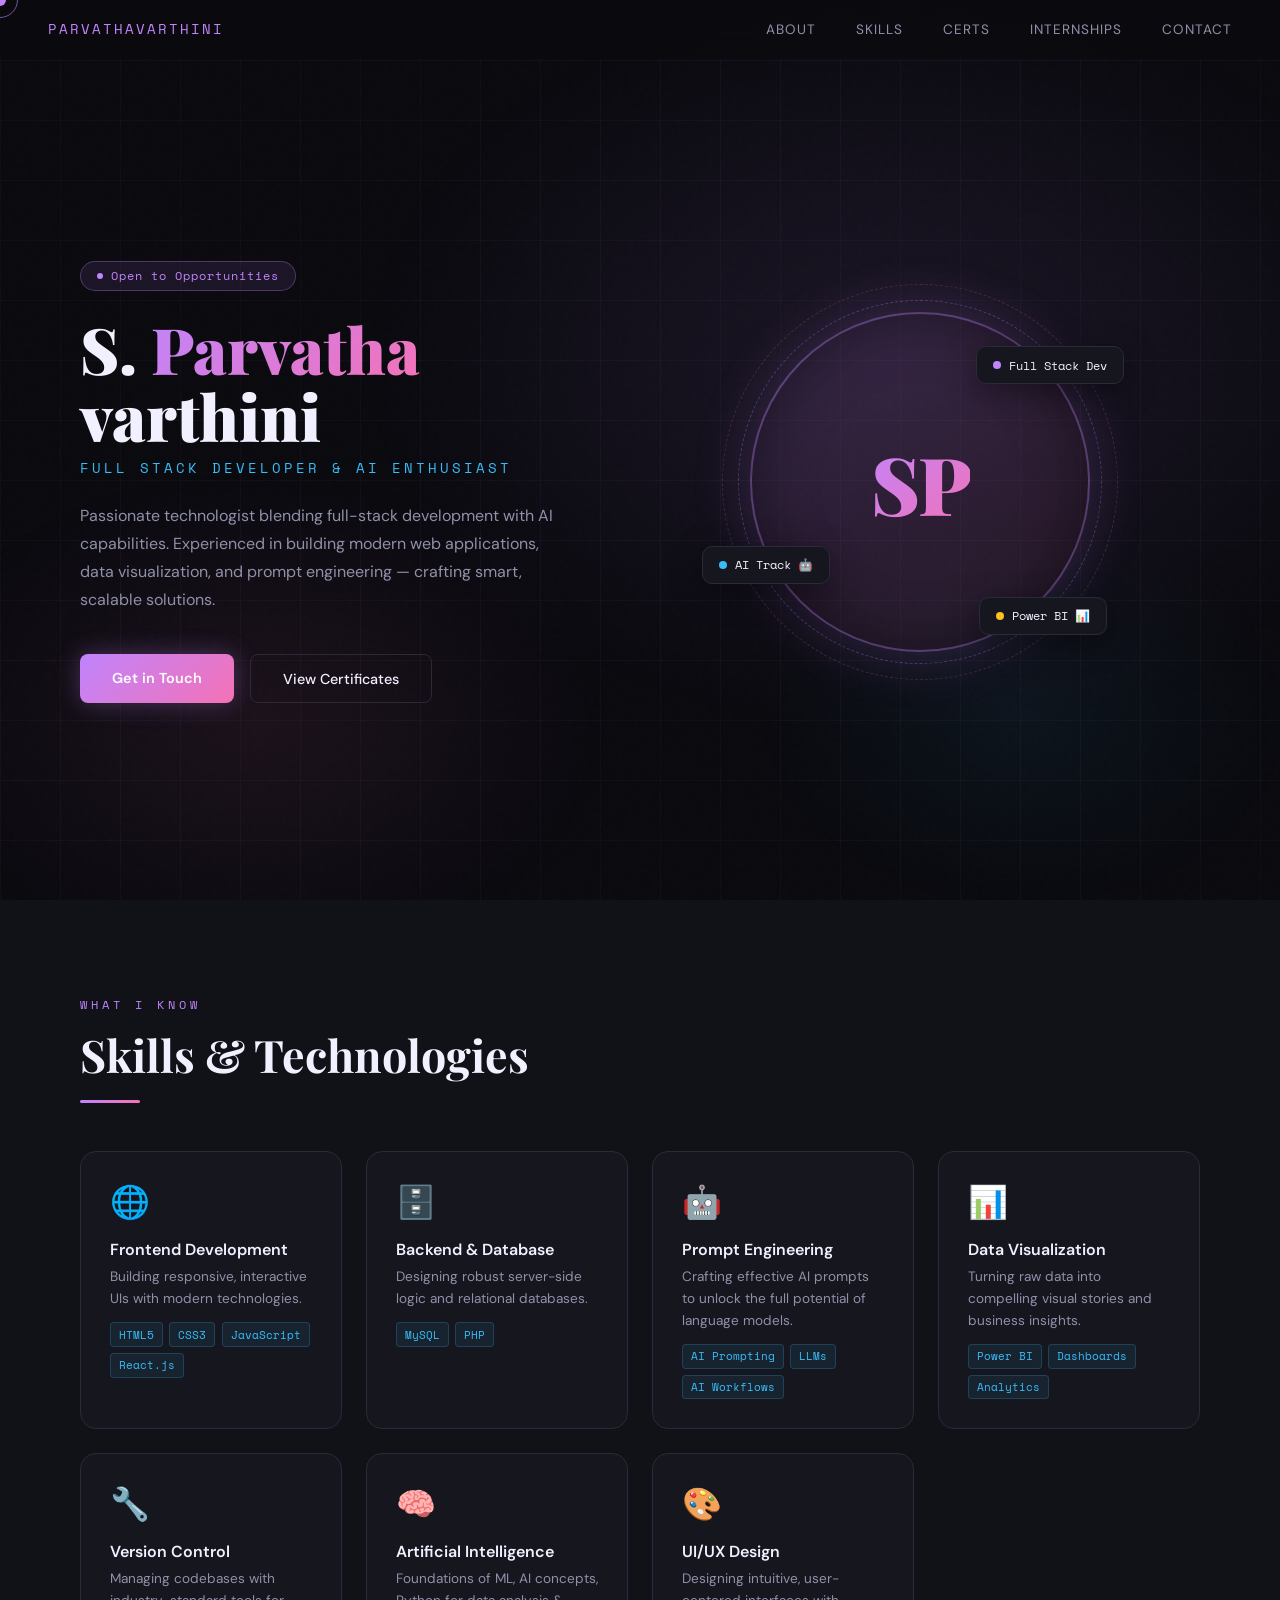
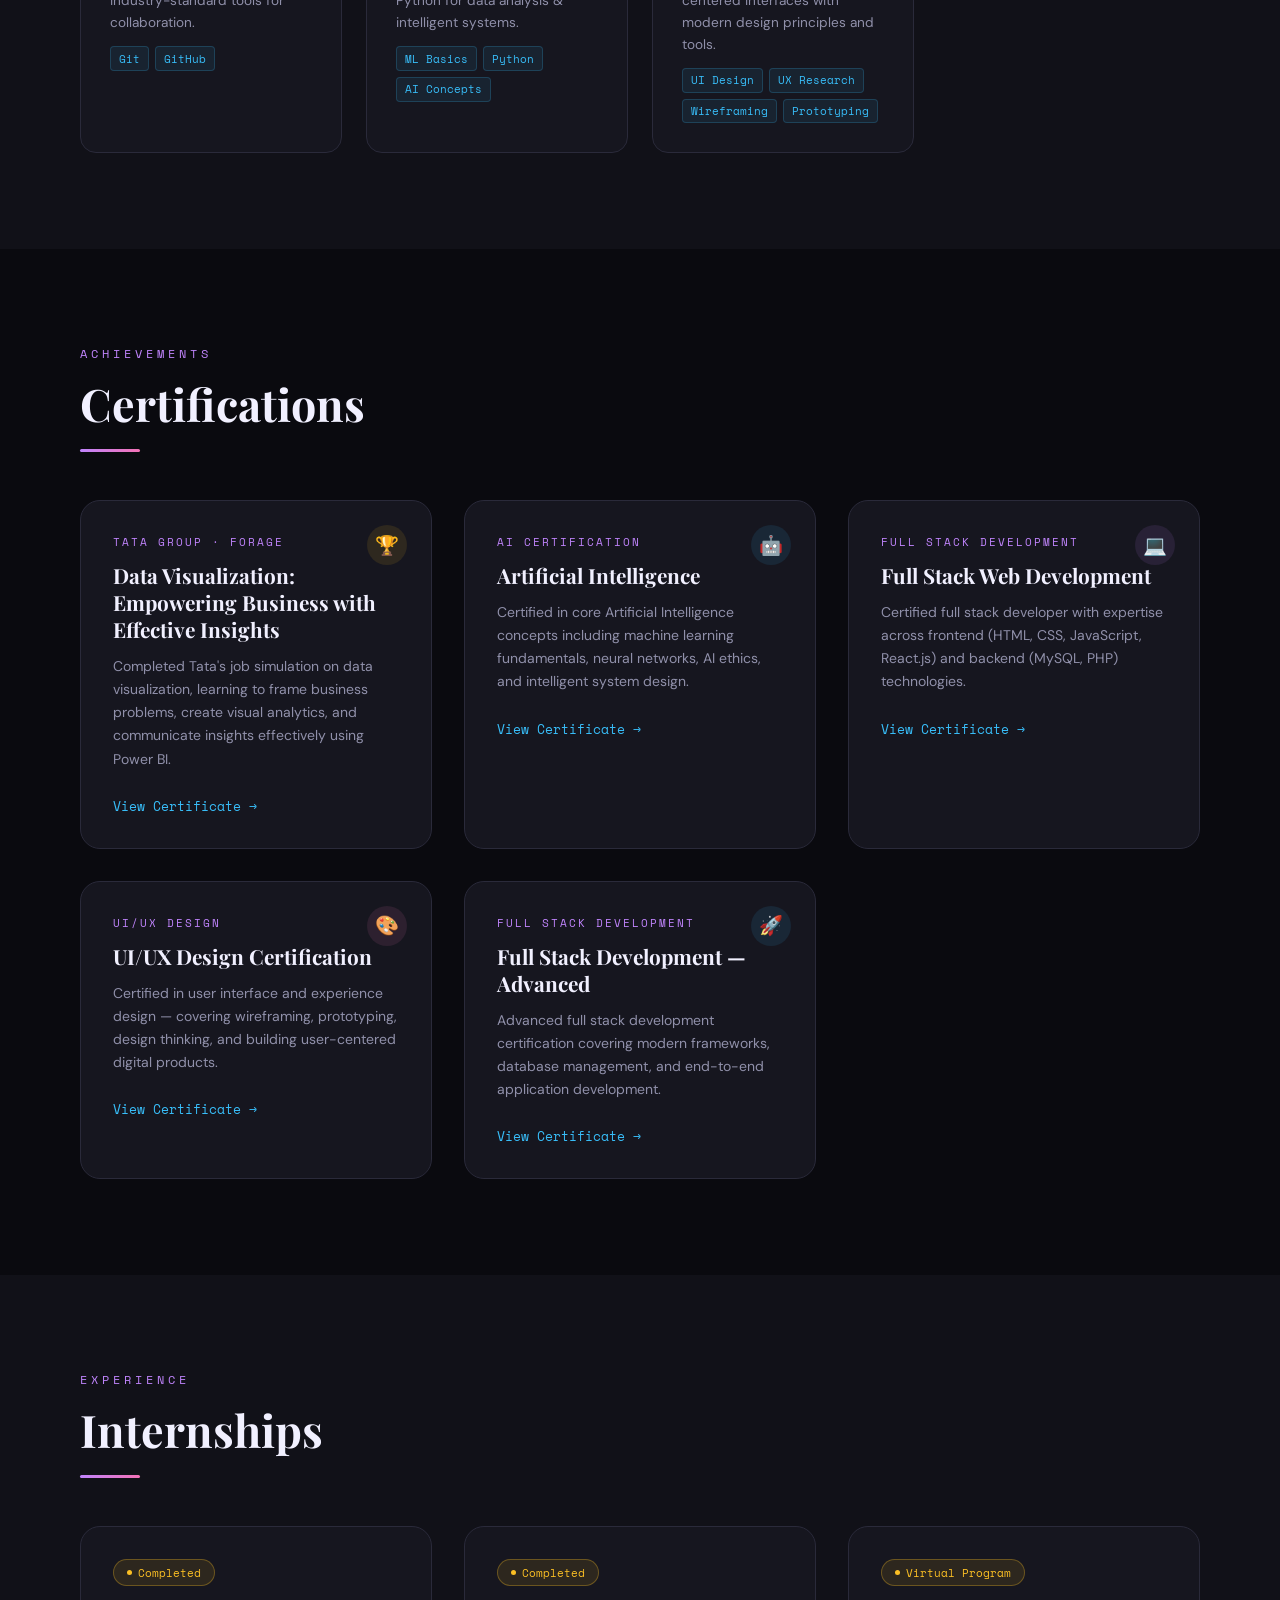
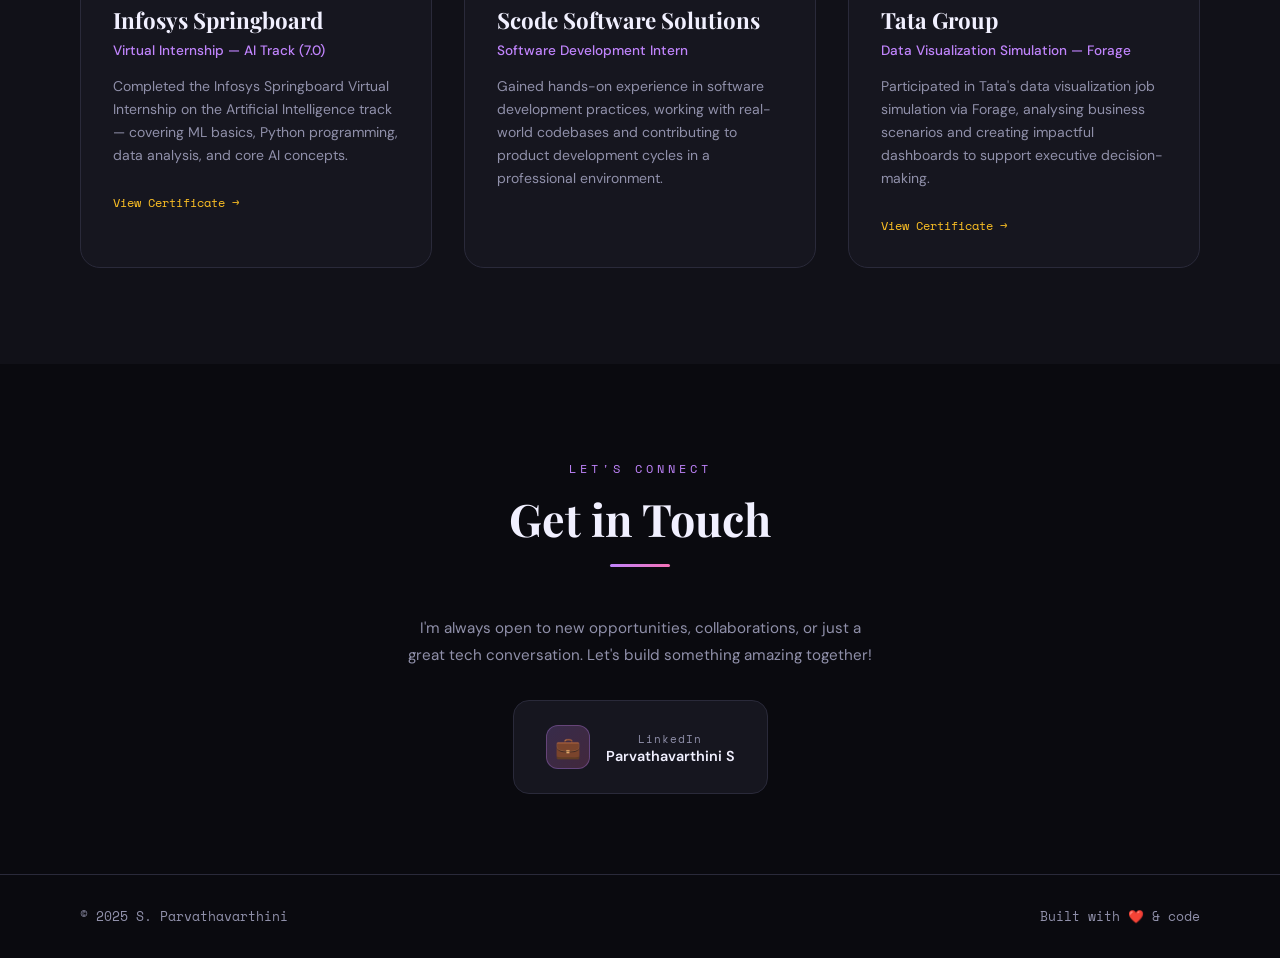
<file: index.html>
<!DOCTYPE html>
<html lang="en">
<head>
<meta charset="UTF-8" />
<meta name="viewport" content="width=device-width, initial-scale=1.0" />
<title>S. Parvathavarthini | Portfolio</title>
<link href="https://fonts.googleapis.com/css2?family=Playfair+Display:wght@400;700;900&family=DM+Sans:wght@300;400;500;600&family=Space+Mono:wght@400;700&display=swap" rel="stylesheet" />
<link rel="stylesheet" href="style.css" />
</head>
<body>

<!-- Custom Cursor -->
<div class="cursor" id="cursor"></div>
<div class="cursor-ring" id="cursorRing"></div>

<!-- NAV -->
<nav id="navbar">
  <div class="nav-logo">Parvathavarthini</div>
  <div class="nav-links">
    <a href="#about">About</a>
    <a href="#skills">Skills</a>
    <a href="#certificates">Certs</a>
    <a href="#internships">Internships</a>
    <a href="#contact">Contact</a>
  </div>
</nav>

<!-- HERO -->
<section class="hero" id="about">
  <div class="hero-bg"></div>
  <div class="hero-grid-lines"></div>
  <div class="hero-left">
    <div class="hero-tag"><span></span> Open to Opportunities</div>
    <h1 class="hero-name">
      S. <span class="highlight">Parvatha</span><br/>varthini
    </h1>
    <p class="hero-title">Full Stack Developer &amp; AI Enthusiast</p>
    <p class="hero-desc">
      Passionate technologist blending full-stack development with AI capabilities. Experienced in building modern web applications, data visualization, and prompt engineering — crafting smart, scalable solutions.
    </p>
    <div class="hero-buttons">
      <a href="#contact" class="btn-primary">Get in Touch</a>
      <a href="#certificates" class="btn-outline">View Certificates</a>
    </div>
  </div>

  <div class="hero-right">
    <div class="avatar-wrap">
      <div class="avatar-ring"></div>
      <div class="avatar-ring2"></div>
      <div class="avatar-circle">
        <span class="avatar-initials">SP</span>
      </div>
      <div class="float-badge b1">
        <div class="badge-dot" style="background:#c084fc"></div>
        Full Stack Dev
      </div>
      <div class="float-badge b2">
        <div class="badge-dot" style="background:#38bdf8"></div>
        AI Track 🤖
      </div>
      <div class="float-badge b3">
        <div class="badge-dot" style="background:#fbbf24"></div>
        Power BI 📊
      </div>
    </div>
  </div>
</section>

<!-- SKILLS -->
<section class="skills-section" id="skills">
  <div class="section-label">What I Know</div>
  <h2 class="section-title">Skills &amp; Technologies</h2>
  <div class="section-divider"></div>
  <div class="skills-grid">

    <div class="skill-card observe-me">
      <div class="skill-icon">🌐</div>
      <div class="skill-name">Frontend Development</div>
      <p class="skill-desc">Building responsive, interactive UIs with modern technologies.</p>
      <div class="skill-tags">
        <span class="skill-tag">HTML5</span>
        <span class="skill-tag">CSS3</span>
        <span class="skill-tag">JavaScript</span>
        <span class="skill-tag">React.js</span>
      </div>
    </div>

    <div class="skill-card observe-me">
      <div class="skill-icon">🗄️</div>
      <div class="skill-name">Backend &amp; Database</div>
      <p class="skill-desc">Designing robust server-side logic and relational databases.</p>
      <div class="skill-tags">
        <span class="skill-tag">MySQL</span>
        <span class="skill-tag">PHP</span>
      </div>
    </div>

    <div class="skill-card observe-me">
      <div class="skill-icon">🤖</div>
      <div class="skill-name">Prompt Engineering</div>
      <p class="skill-desc">Crafting effective AI prompts to unlock the full potential of language models.</p>
      <div class="skill-tags">
        <span class="skill-tag">AI Prompting</span>
        <span class="skill-tag">LLMs</span>
        <span class="skill-tag">AI Workflows</span>
      </div>
    </div>

    <div class="skill-card observe-me">
      <div class="skill-icon">📊</div>
      <div class="skill-name">Data Visualization</div>
      <p class="skill-desc">Turning raw data into compelling visual stories and business insights.</p>
      <div class="skill-tags">
        <span class="skill-tag">Power BI</span>
        <span class="skill-tag">Dashboards</span>
        <span class="skill-tag">Analytics</span>
      </div>
    </div>

    <div class="skill-card observe-me">
      <div class="skill-icon">🔧</div>
      <div class="skill-name">Version Control</div>
      <p class="skill-desc">Managing codebases with industry-standard tools for collaboration.</p>
      <div class="skill-tags">
        <span class="skill-tag">Git</span>
        <span class="skill-tag">GitHub</span>
      </div>
    </div>

    <div class="skill-card observe-me">
      <div class="skill-icon">🧠</div>
      <div class="skill-name">Artificial Intelligence</div>
      <p class="skill-desc">Foundations of ML, AI concepts, Python for data analysis &amp; intelligent systems.</p>
      <div class="skill-tags">
        <span class="skill-tag">ML Basics</span>
        <span class="skill-tag">Python</span>
        <span class="skill-tag">AI Concepts</span>
      </div>
    </div>

    <div class="skill-card observe-me">
      <div class="skill-icon">🎨</div>
      <div class="skill-name">UI/UX Design</div>
      <p class="skill-desc">Designing intuitive, user-centered interfaces with modern design principles and tools.</p>
      <div class="skill-tags">
        <span class="skill-tag">UI Design</span>
        <span class="skill-tag">UX Research</span>
        <span class="skill-tag">Wireframing</span>
        <span class="skill-tag">Prototyping</span>
      </div>
    </div>

  </div>
</section>

<!-- CERTIFICATES -->
<section id="certificates">
  <div class="section-label">Achievements</div>
  <h2 class="section-title">Certifications</h2>
  <div class="section-divider"></div>
  <div class="certs-grid">

    <a href="https://www.theforage.com/completion-certificates/ifobHAoMjQs9s6bKS/MyXvBcppsW2FkNYCX_ifobHAoMjQs9s6bKS_69f4105f8eadc1fc3f26233a_1777808016370_completion_certificate.pdf" target="_blank" class="cert-card observe-me">
      <div class="cert-badge" style="background:rgba(251,191,36,0.1);">🏆</div>
      <div class="cert-org">Tata Group · Forage</div>
      <h3 class="cert-title">Data Visualization: Empowering Business with Effective Insights</h3>
      <p class="cert-desc">Completed Tata's job simulation on data visualization, learning to frame business problems, create visual analytics, and communicate insights effectively using Power BI.</p>
      <span class="cert-link">View Certificate →</span>
    </a>

    <a href="https://drive.google.com/file/d/1EwzKskdgv4R4JIFnp5m4MEb1P0hkBrMu/view?usp=drivesdk" target="_blank" class="cert-card observe-me">
      <div class="cert-badge" style="background:rgba(56,189,248,0.1);">🤖</div>
      <div class="cert-org">AI Certification</div>
      <h3 class="cert-title">Artificial Intelligence</h3>
      <p class="cert-desc">Certified in core Artificial Intelligence concepts including machine learning fundamentals, neural networks, AI ethics, and intelligent system design.</p>
      <span class="cert-link">View Certificate →</span>
    </a>

    <a href="https://drive.google.com/file/d/16ucLxSfklYyFJV2XS-TKinfkfKIOoHNp/view?usp=drivesdk" target="_blank" class="cert-card observe-me">
      <div class="cert-badge" style="background:rgba(192,132,252,0.1);">💻</div>
      <div class="cert-org">Full Stack Development</div>
      <h3 class="cert-title">Full Stack Web Development</h3>
      <p class="cert-desc">Certified full stack developer with expertise across frontend (HTML, CSS, JavaScript, React.js) and backend (MySQL, PHP) technologies.</p>
      <span class="cert-link">View Certificate →</span>
    </a>

    <a href="https://drive.google.com/file/d/1ZojQmAODQZiljciolQPntuLfCRrWESk-/view?usp=drivesdk" target="_blank" class="cert-card observe-me">
      <div class="cert-badge" style="background:rgba(244,114,182,0.1);">🎨</div>
      <div class="cert-org">UI/UX Design</div>
      <h3 class="cert-title">UI/UX Design Certification</h3>
      <p class="cert-desc">Certified in user interface and experience design — covering wireframing, prototyping, design thinking, and building user-centered digital products.</p>
      <span class="cert-link">View Certificate →</span>
    </a>

    <a href="https://drive.google.com/file/d/16ucLxSfklYyFJV2XS-TKinfkfKIOoHNp/view?usp=drivesdk" target="_blank" class="cert-card observe-me">
      <div class="cert-badge" style="background:rgba(56,189,248,0.1);">🚀</div>
      <div class="cert-org">Full Stack Development</div>
      <h3 class="cert-title">Full Stack Development — Advanced</h3>
      <p class="cert-desc">Advanced full stack development certification covering modern frameworks, database management, and end-to-end application development.</p>
      <span class="cert-link">View Certificate →</span>
    </a>

  </div>
</section>

<!-- INTERNSHIPS -->
<section class="internships-section" id="internships">
  <div class="section-label">Experience</div>
  <h2 class="section-title">Internships</h2>
  <div class="section-divider"></div>
  <div class="internships-grid">

    <div class="intern-card observe-me">
      <div class="intern-status"><span></span> Completed</div>
      <h3 class="intern-company">Infosys Springboard</h3>
      <p class="intern-role">Virtual Internship — AI Track (7.0)</p>
      <p class="intern-desc">Completed the Infosys Springboard Virtual Internship on the Artificial Intelligence track — covering ML basics, Python programming, data analysis, and core AI concepts.</p>
      <a href="https://drive.google.com/file/d/1yPPreO_uFIiENOj26clT6anSKXueJ7Ex/view?usp=drivesdk" target="_blank" class="intern-link">View Certificate →</a>
    </div>

    <div class="intern-card observe-me">
      <div class="intern-status"><span></span> Completed</div>
      <h3 class="intern-company">Scode Software Solutions</h3>
      <p class="intern-role">Software Development Intern</p>
      <p class="intern-desc">Gained hands-on experience in software development practices, working with real-world codebases and contributing to product development cycles in a professional environment.</p>
    </div>

    <div class="intern-card observe-me">
      <div class="intern-status"><span></span> Virtual Program</div>
      <h3 class="intern-company">Tata Group</h3>
      <p class="intern-role">Data Visualization Simulation — Forage</p>
      <p class="intern-desc">Participated in Tata's data visualization job simulation via Forage, analysing business scenarios and creating impactful dashboards to support executive decision-making.</p>
      <a href="https://www.theforage.com/completion-certificates/ifobHAoMjQs9s6bKS/MyXvBcppsW2FkNYCX_ifobHAoMjQs9s6bKS_69f4105f8eadc1fc3f26233a_1777808016370_completion_certificate.pdf" target="_blank" class="intern-link">View Certificate →</a>
    </div>

  </div>
</section>

<!-- CONTACT -->
<section class="contact-section" id="contact">
  <div class="section-label">Let's Connect</div>
  <h2 class="section-title">Get in Touch</h2>
  <div class="section-divider"></div>
  <p class="contact-intro">
    I'm always open to new opportunities, collaborations, or just a great tech conversation. Let's build something amazing together!
  </p>
  <div class="contact-cards">
    <a href="https://www.linkedin.com/in/parvathavarthini-s-a4580b347" target="_blank" class="contact-card observe-me">
      <div class="contact-icon">💼</div>
      <div class="contact-info">
        <div class="label">LinkedIn</div>
        <div class="value">Parvathavarthini S</div>
      </div>
    </a>
  </div>
</section>

<!-- FOOTER -->
<footer>
  <span>© 2025 S. Parvathavarthini</span>
  <span>Built with ❤️ &amp; code</span>
</footer>

<script src="script.js"></script>
</body>
</html>
</file>
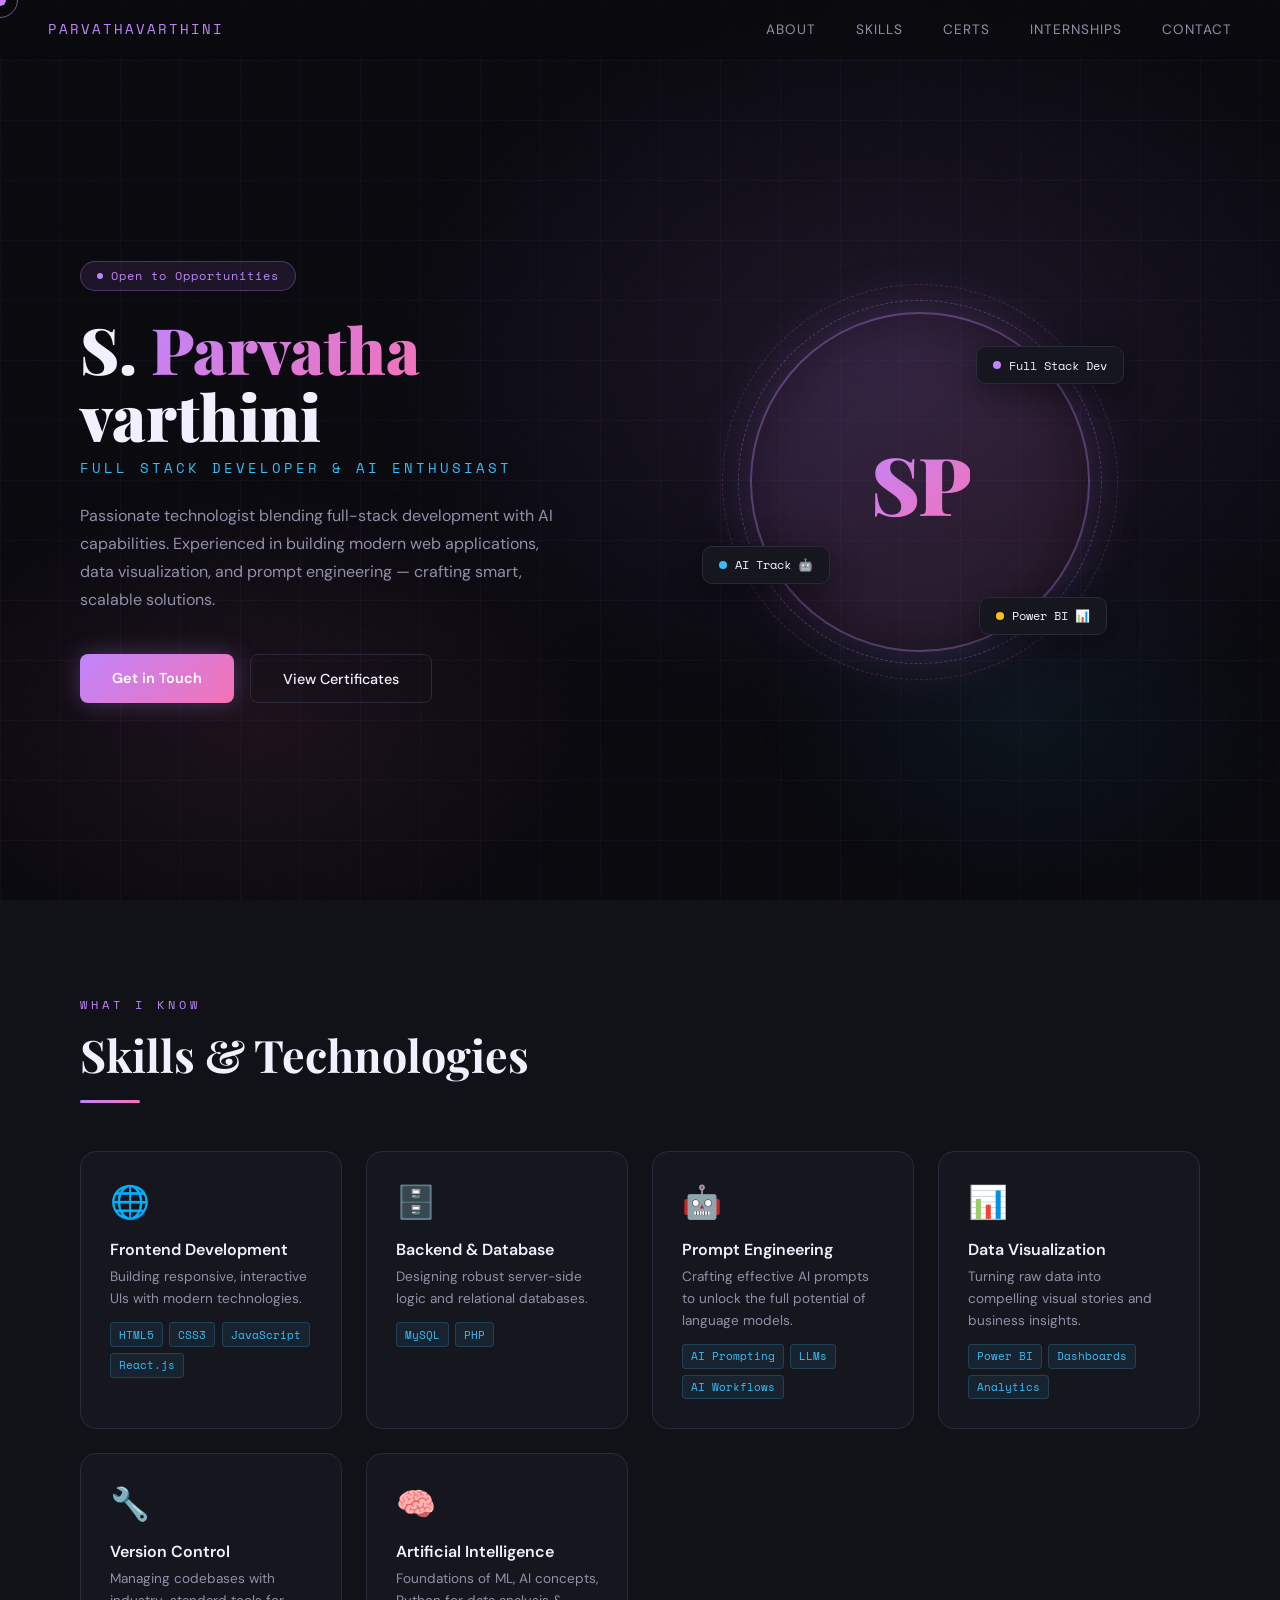
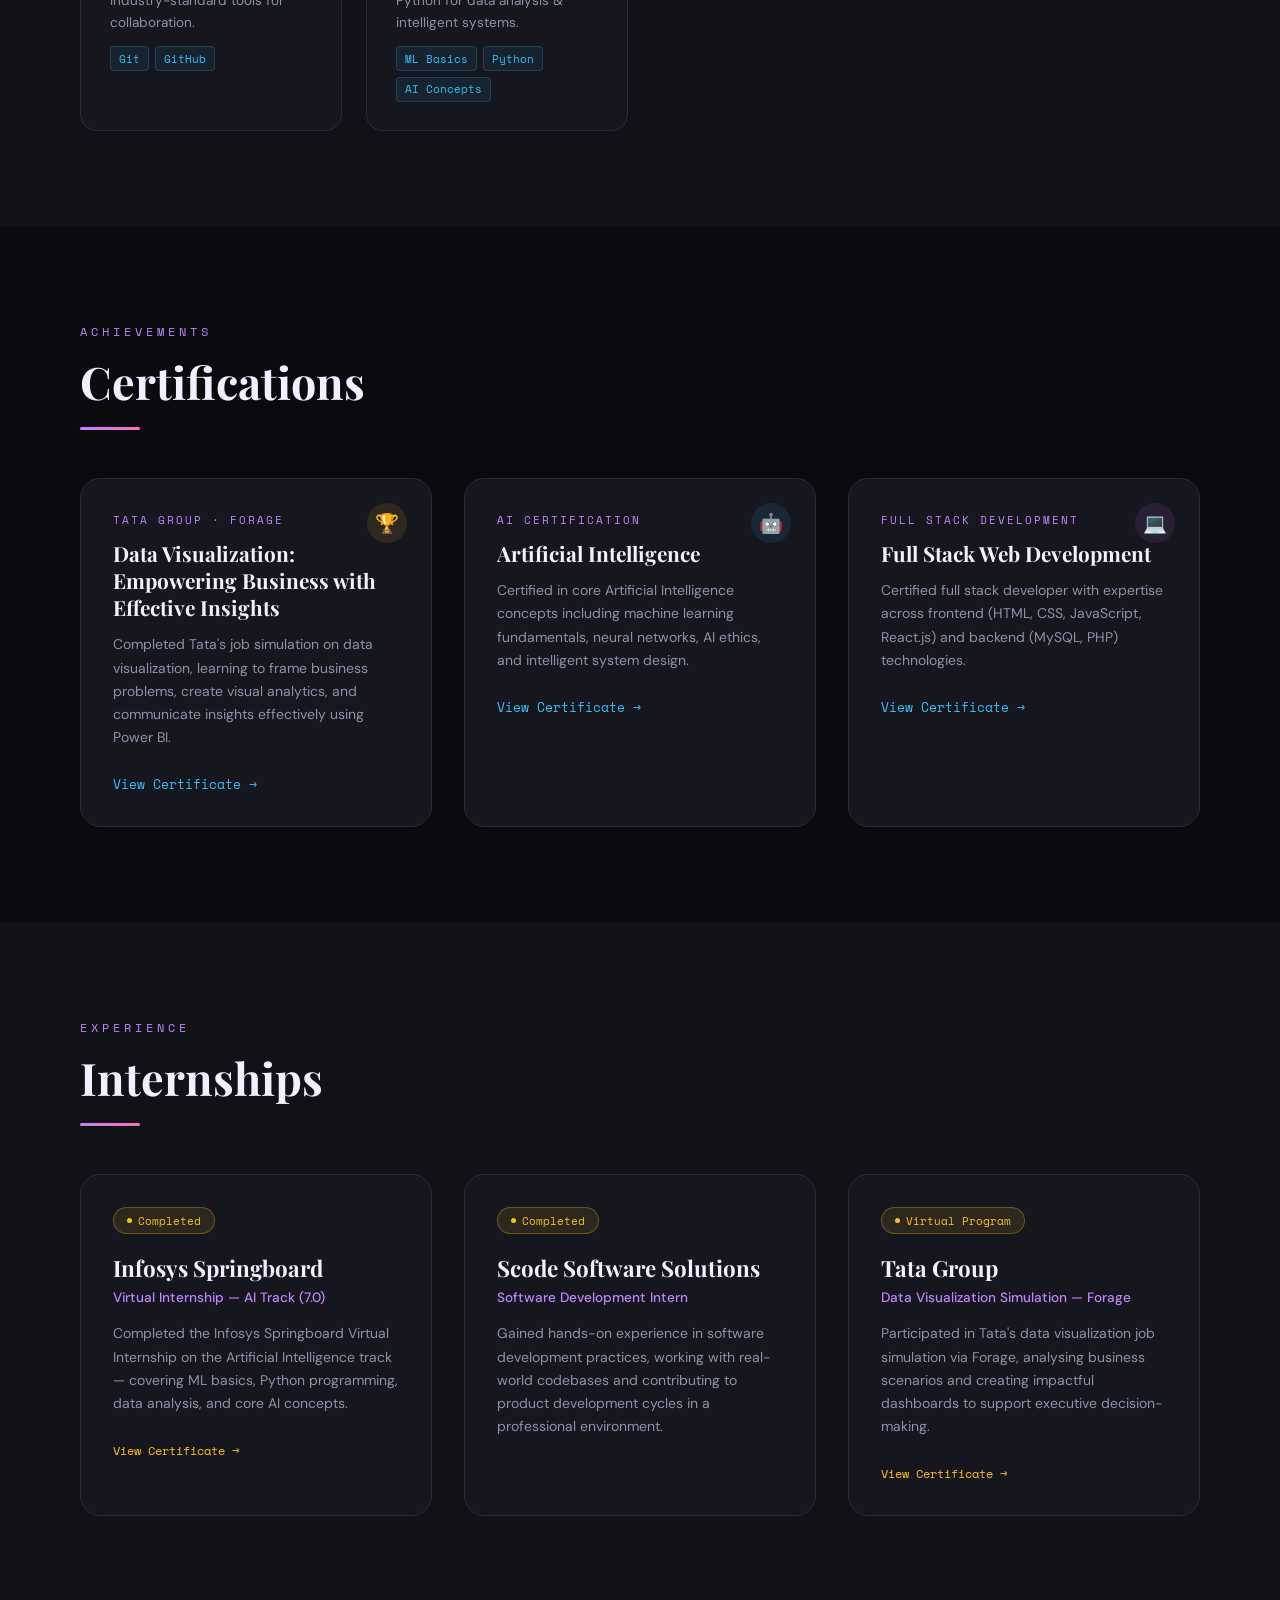
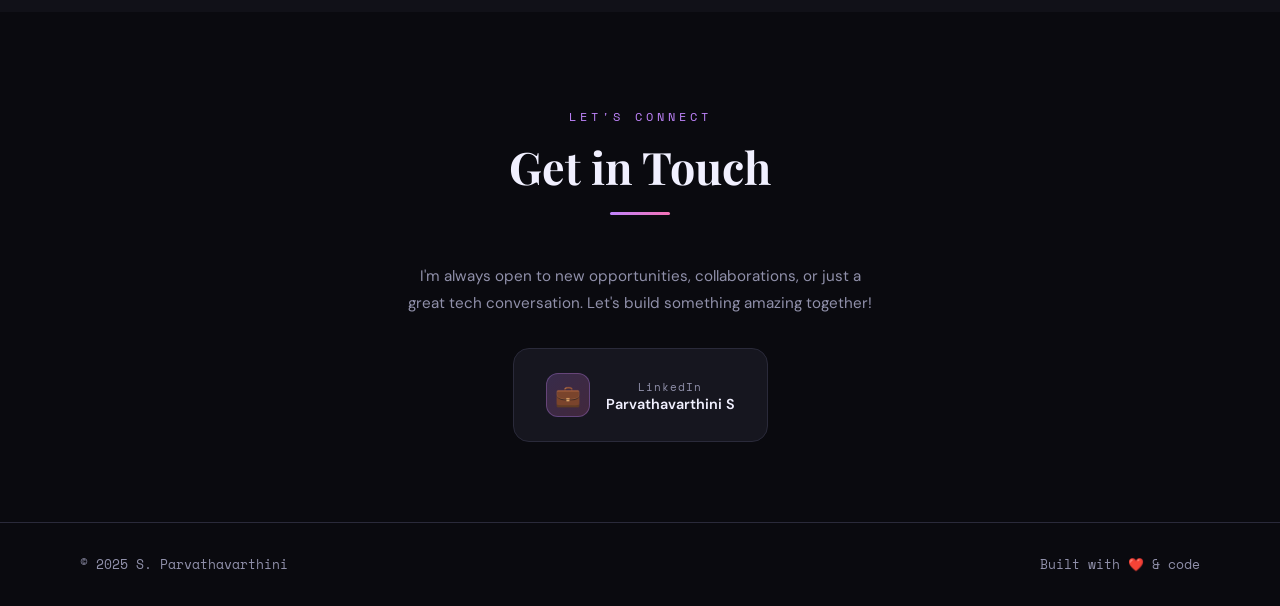
<file: index-1.html>
<!DOCTYPE html>
<html lang="en">
<head>
<meta charset="UTF-8" />
<meta name="viewport" content="width=device-width, initial-scale=1.0" />
<title>S. Parvathavarthini | Portfolio</title>
<link href="https://fonts.googleapis.com/css2?family=Playfair+Display:wght@400;700;900&family=DM+Sans:wght@300;400;500;600&family=Space+Mono:wght@400;700&display=swap" rel="stylesheet" />
<link rel="stylesheet" href="style.css" />
</head>
<body>

<!-- Custom Cursor -->
<div class="cursor" id="cursor"></div>
<div class="cursor-ring" id="cursorRing"></div>

<!-- NAV -->
<nav id="navbar">
  <div class="nav-logo">Parvathavarthini</div>
  <div class="nav-links">
    <a href="#about">About</a>
    <a href="#skills">Skills</a>
    <a href="#certificates">Certs</a>
    <a href="#internships">Internships</a>
    <a href="#contact">Contact</a>
  </div>
</nav>

<!-- HERO -->
<section class="hero" id="about">
  <div class="hero-bg"></div>
  <div class="hero-grid-lines"></div>
  <div class="hero-left">
    <div class="hero-tag"><span></span> Open to Opportunities</div>
    <h1 class="hero-name">
      S. <span class="highlight">Parvatha</span><br/>varthini
    </h1>
    <p class="hero-title">Full Stack Developer &amp; AI Enthusiast</p>
    <p class="hero-desc">
      Passionate technologist blending full-stack development with AI capabilities. Experienced in building modern web applications, data visualization, and prompt engineering — crafting smart, scalable solutions.
    </p>
    <div class="hero-buttons">
      <a href="#contact" class="btn-primary">Get in Touch</a>
      <a href="#certificates" class="btn-outline">View Certificates</a>
    </div>
  </div>

  <div class="hero-right">
    <div class="avatar-wrap">
      <div class="avatar-ring"></div>
      <div class="avatar-ring2"></div>
      <div class="avatar-circle">
        <span class="avatar-initials">SP</span>
      </div>
      <div class="float-badge b1">
        <div class="badge-dot" style="background:#c084fc"></div>
        Full Stack Dev
      </div>
      <div class="float-badge b2">
        <div class="badge-dot" style="background:#38bdf8"></div>
        AI Track 🤖
      </div>
      <div class="float-badge b3">
        <div class="badge-dot" style="background:#fbbf24"></div>
        Power BI 📊
      </div>
    </div>
  </div>
</section>

<!-- SKILLS -->
<section class="skills-section" id="skills">
  <div class="section-label">What I Know</div>
  <h2 class="section-title">Skills &amp; Technologies</h2>
  <div class="section-divider"></div>
  <div class="skills-grid">

    <div class="skill-card observe-me">
      <div class="skill-icon">🌐</div>
      <div class="skill-name">Frontend Development</div>
      <p class="skill-desc">Building responsive, interactive UIs with modern technologies.</p>
      <div class="skill-tags">
        <span class="skill-tag">HTML5</span>
        <span class="skill-tag">CSS3</span>
        <span class="skill-tag">JavaScript</span>
        <span class="skill-tag">React.js</span>
      </div>
    </div>

    <div class="skill-card observe-me">
      <div class="skill-icon">🗄️</div>
      <div class="skill-name">Backend &amp; Database</div>
      <p class="skill-desc">Designing robust server-side logic and relational databases.</p>
      <div class="skill-tags">
        <span class="skill-tag">MySQL</span>
        <span class="skill-tag">PHP</span>
      </div>
    </div>

    <div class="skill-card observe-me">
      <div class="skill-icon">🤖</div>
      <div class="skill-name">Prompt Engineering</div>
      <p class="skill-desc">Crafting effective AI prompts to unlock the full potential of language models.</p>
      <div class="skill-tags">
        <span class="skill-tag">AI Prompting</span>
        <span class="skill-tag">LLMs</span>
        <span class="skill-tag">AI Workflows</span>
      </div>
    </div>

    <div class="skill-card observe-me">
      <div class="skill-icon">📊</div>
      <div class="skill-name">Data Visualization</div>
      <p class="skill-desc">Turning raw data into compelling visual stories and business insights.</p>
      <div class="skill-tags">
        <span class="skill-tag">Power BI</span>
        <span class="skill-tag">Dashboards</span>
        <span class="skill-tag">Analytics</span>
      </div>
    </div>

    <div class="skill-card observe-me">
      <div class="skill-icon">🔧</div>
      <div class="skill-name">Version Control</div>
      <p class="skill-desc">Managing codebases with industry-standard tools for collaboration.</p>
      <div class="skill-tags">
        <span class="skill-tag">Git</span>
        <span class="skill-tag">GitHub</span>
      </div>
    </div>

    <div class="skill-card observe-me">
      <div class="skill-icon">🧠</div>
      <div class="skill-name">Artificial Intelligence</div>
      <p class="skill-desc">Foundations of ML, AI concepts, Python for data analysis &amp; intelligent systems.</p>
      <div class="skill-tags">
        <span class="skill-tag">ML Basics</span>
        <span class="skill-tag">Python</span>
        <span class="skill-tag">AI Concepts</span>
      </div>
    </div>

  </div>
</section>

<!-- CERTIFICATES -->
<section id="certificates">
  <div class="section-label">Achievements</div>
  <h2 class="section-title">Certifications</h2>
  <div class="section-divider"></div>
  <div class="certs-grid">

    <a href="https://www.theforage.com/completion-certificates/ifobHAoMjQs9s6bKS/MyXvBcppsW2FkNYCX_ifobHAoMjQs9s6bKS_69f4105f8eadc1fc3f26233a_1777808016370_completion_certificate.pdf" target="_blank" class="cert-card observe-me">
      <div class="cert-badge" style="background:rgba(251,191,36,0.1);">🏆</div>
      <div class="cert-org">Tata Group · Forage</div>
      <h3 class="cert-title">Data Visualization: Empowering Business with Effective Insights</h3>
      <p class="cert-desc">Completed Tata's job simulation on data visualization, learning to frame business problems, create visual analytics, and communicate insights effectively using Power BI.</p>
      <span class="cert-link">View Certificate →</span>
    </a>

    <a href="https://drive.google.com/file/d/1EwzKskdgv4R4JIFnp5m4MEb1P0hkBrMu/view?usp=drivesdk" target="_blank" class="cert-card observe-me">
      <div class="cert-badge" style="background:rgba(56,189,248,0.1);">🤖</div>
      <div class="cert-org">AI Certification</div>
      <h3 class="cert-title">Artificial Intelligence</h3>
      <p class="cert-desc">Certified in core Artificial Intelligence concepts including machine learning fundamentals, neural networks, AI ethics, and intelligent system design.</p>
      <span class="cert-link">View Certificate →</span>
    </a>

    <a href="https://drive.google.com/file/d/1SlstnFX6r3jwXE_ypa_m7296YrceessI/view?usp=drivesdk" target="_blank" class="cert-card observe-me">
      <div class="cert-badge" style="background:rgba(192,132,252,0.1);">💻</div>
      <div class="cert-org">Full Stack Development</div>
      <h3 class="cert-title">Full Stack Web Development</h3>
      <p class="cert-desc">Certified full stack developer with expertise across frontend (HTML, CSS, JavaScript, React.js) and backend (MySQL, PHP) technologies.</p>
      <span class="cert-link">View Certificate →</span>
    </a>

  </div>
</section>

<!-- INTERNSHIPS -->
<section class="internships-section" id="internships">
  <div class="section-label">Experience</div>
  <h2 class="section-title">Internships</h2>
  <div class="section-divider"></div>
  <div class="internships-grid">

    <div class="intern-card observe-me">
      <div class="intern-status"><span></span> Completed</div>
      <h3 class="intern-company">Infosys Springboard</h3>
      <p class="intern-role">Virtual Internship — AI Track (7.0)</p>
      <p class="intern-desc">Completed the Infosys Springboard Virtual Internship on the Artificial Intelligence track — covering ML basics, Python programming, data analysis, and core AI concepts.</p>
      <a href="https://drive.google.com/file/d/1yPPreO_uFIiENOj26clT6anSKXueJ7Ex/view?usp=drivesdk" target="_blank" class="intern-link">View Certificate →</a>
    </div>

    <div class="intern-card observe-me">
      <div class="intern-status"><span></span> Completed</div>
      <h3 class="intern-company">Scode Software Solutions</h3>
      <p class="intern-role">Software Development Intern</p>
      <p class="intern-desc">Gained hands-on experience in software development practices, working with real-world codebases and contributing to product development cycles in a professional environment.</p>
    </div>

    <div class="intern-card observe-me">
      <div class="intern-status"><span></span> Virtual Program</div>
      <h3 class="intern-company">Tata Group</h3>
      <p class="intern-role">Data Visualization Simulation — Forage</p>
      <p class="intern-desc">Participated in Tata's data visualization job simulation via Forage, analysing business scenarios and creating impactful dashboards to support executive decision-making.</p>
      <a href="https://www.theforage.com/completion-certificates/ifobHAoMjQs9s6bKS/MyXvBcppsW2FkNYCX_ifobHAoMjQs9s6bKS_69f4105f8eadc1fc3f26233a_1777808016370_completion_certificate.pdf" target="_blank" class="intern-link">View Certificate →</a>
    </div>

  </div>
</section>

<!-- CONTACT -->
<section class="contact-section" id="contact">
  <div class="section-label">Let's Connect</div>
  <h2 class="section-title">Get in Touch</h2>
  <div class="section-divider"></div>
  <p class="contact-intro">
    I'm always open to new opportunities, collaborations, or just a great tech conversation. Let's build something amazing together!
  </p>
  <div class="contact-cards">
    <a href="https://www.linkedin.com/in/parvathavarthini-s-a4580b347" target="_blank" class="contact-card observe-me">
      <div class="contact-icon">💼</div>
      <div class="contact-info">
        <div class="label">LinkedIn</div>
        <div class="value">Parvathavarthini S</div>
      </div>
    </a>
  </div>
</section>

<!-- FOOTER -->
<footer>
  <span>© 2025 S. Parvathavarthini</span>
  <span>Built with ❤️ &amp; code</span>
</footer>

<script src="script.js"></script>
</body>
</html>
</file>
<file: style.css>
:root {
  --bg: #0a0a0f;
  --surface: #111118;
  --card: #16161f;
  --border: #2a2a3a;
  --accent1: #c084fc;
  --accent2: #f472b6;
  --accent3: #38bdf8;
  --gold: #fbbf24;
  --text: #f1f0ff;
  --muted: #9090aa;
  --glow: rgba(192, 132, 252, 0.18);
}

* { margin: 0; padding: 0; box-sizing: border-box; }
html { scroll-behavior: smooth; }

body {
  background: var(--bg);
  color: var(--text);
  font-family: 'DM Sans', sans-serif;
  overflow-x: hidden;
  cursor: none;
}

/* Noise overlay */
body::before {
  content: '';
  position: fixed;
  inset: 0;
  background-image: url("data:image/svg+xml,%3Csvg viewBox='0 0 200 200' xmlns='http://www.w3.org/2000/svg'%3E%3Cfilter id='n'%3E%3CfeTurbulence type='fractalNoise' baseFrequency='0.9' numOctaves='4' stitchTiles='stitch'/%3E%3C/filter%3E%3Crect width='100%25' height='100%25' filter='url(%23n)' opacity='0.03'/%3E%3C/svg%3E");
  pointer-events: none;
  z-index: 0;
  opacity: 0.4;
}

/* CURSOR */
.cursor {
  width: 12px; height: 12px;
  background: var(--accent1);
  border-radius: 50%;
  position: fixed;
  pointer-events: none;
  z-index: 9999;
  transition: transform 0.15s ease, background 0.2s;
  transform: translate(-50%, -50%);
}
.cursor-ring {
  width: 36px; height: 36px;
  border: 1.5px solid var(--accent1);
  border-radius: 50%;
  position: fixed;
  pointer-events: none;
  z-index: 9998;
  transition: transform 0.3s ease, width 0.2s, height 0.2s, border-color 0.2s;
  transform: translate(-50%, -50%);
  opacity: 0.6;
}

/* NAV */
nav {
  position: fixed; top: 0; left: 0; right: 0;
  z-index: 100;
  padding: 1.2rem 3rem;
  display: flex;
  justify-content: space-between;
  align-items: center;
  border-bottom: 1px solid transparent;
  backdrop-filter: blur(12px);
  background: rgba(10, 10, 15, 0.7);
  transition: border-color 0.3s;
}
nav.scrolled { border-bottom-color: var(--border); }
.nav-logo {
  font-family: 'Space Mono', monospace;
  font-size: 0.85rem;
  color: var(--accent1);
  letter-spacing: 2px;
  text-transform: uppercase;
}
.nav-links { display: flex; gap: 2.5rem; }
.nav-links a {
  color: var(--muted);
  text-decoration: none;
  font-size: 0.85rem;
  letter-spacing: 1px;
  text-transform: uppercase;
  transition: color 0.2s;
  position: relative;
}
.nav-links a::after {
  content: '';
  position: absolute;
  bottom: -4px; left: 0; right: 0;
  height: 1px;
  background: var(--accent1);
  transform: scaleX(0);
  transition: transform 0.25s;
}
.nav-links a:hover { color: var(--text); }
.nav-links a:hover::after { transform: scaleX(1); }

/* HERO */
.hero {
  min-height: 100vh;
  display: grid;
  grid-template-columns: 1fr 1fr;
  align-items: center;
  padding: 8rem 5rem 4rem;
  position: relative;
  overflow: hidden;
}
.hero-bg {
  position: absolute; inset: 0;
  background:
    radial-gradient(ellipse 60% 60% at 70% 40%, rgba(192,132,252,0.1) 0%, transparent 70%),
    radial-gradient(ellipse 40% 40% at 20% 80%, rgba(244,114,182,0.08) 0%, transparent 70%),
    radial-gradient(ellipse 30% 30% at 80% 80%, rgba(56,189,248,0.06) 0%, transparent 70%);
  pointer-events: none;
}
.hero-grid-lines {
  position: absolute; inset: 0;
  background-image:
    linear-gradient(rgba(192,132,252,0.04) 1px, transparent 1px),
    linear-gradient(90deg, rgba(192,132,252,0.04) 1px, transparent 1px);
  background-size: 60px 60px;
  pointer-events: none;
}
.hero-left { position: relative; z-index: 2; }
.hero-tag {
  display: inline-flex;
  align-items: center;
  gap: 0.5rem;
  background: rgba(192,132,252,0.1);
  border: 1px solid rgba(192,132,252,0.3);
  border-radius: 100px;
  padding: 0.35rem 1rem;
  font-size: 0.75rem;
  color: var(--accent1);
  font-family: 'Space Mono', monospace;
  letter-spacing: 1px;
  margin-bottom: 1.5rem;
  animation: fadeUp 0.6s ease both;
}
.hero-tag span {
  width: 6px; height: 6px;
  background: var(--accent1);
  border-radius: 50%;
  animation: pulse 2s infinite;
}
.hero-name {
  font-family: 'Playfair Display', serif;
  font-size: clamp(2.8rem, 5vw, 4.5rem);
  font-weight: 900;
  line-height: 1.05;
  margin-bottom: 0.5rem;
  animation: fadeUp 0.6s 0.1s ease both;
}
.hero-name .highlight {
  background: linear-gradient(135deg, var(--accent1), var(--accent2));
  -webkit-background-clip: text;
  -webkit-text-fill-color: transparent;
  background-clip: text;
}
.hero-title {
  font-family: 'Space Mono', monospace;
  font-size: 0.9rem;
  color: var(--accent3);
  letter-spacing: 3px;
  text-transform: uppercase;
  margin-bottom: 1.5rem;
  animation: fadeUp 0.6s 0.2s ease both;
}
.hero-desc {
  color: var(--muted);
  font-size: 1rem;
  line-height: 1.75;
  max-width: 480px;
  margin-bottom: 2.5rem;
  animation: fadeUp 0.6s 0.3s ease both;
}
.hero-buttons {
  display: flex;
  gap: 1rem;
  flex-wrap: wrap;
  animation: fadeUp 0.6s 0.4s ease both;
}
.btn-primary {
  background: linear-gradient(135deg, var(--accent1), var(--accent2));
  color: #fff;
  border: none;
  padding: 0.9rem 2rem;
  border-radius: 8px;
  font-size: 0.9rem;
  font-weight: 600;
  cursor: none;
  text-decoration: none;
  display: inline-block;
  transition: transform 0.2s, box-shadow 0.2s;
  box-shadow: 0 0 24px rgba(192,132,252,0.3);
}
.btn-primary:hover { transform: translateY(-2px); box-shadow: 0 0 36px rgba(192,132,252,0.5); }
.btn-outline {
  background: transparent;
  color: var(--text);
  border: 1px solid var(--border);
  padding: 0.9rem 2rem;
  border-radius: 8px;
  font-size: 0.9rem;
  font-weight: 500;
  cursor: none;
  text-decoration: none;
  display: inline-block;
  transition: border-color 0.2s, color 0.2s, transform 0.2s;
}
.btn-outline:hover { border-color: var(--accent1); color: var(--accent1); transform: translateY(-2px); }

/* AVATAR */
.hero-right {
  display: flex;
  justify-content: center;
  align-items: center;
  position: relative;
  z-index: 2;
  animation: fadeLeft 0.8s 0.3s ease both;
}
.avatar-wrap {
  position: relative;
  width: 340px; height: 340px;
}
.avatar-ring {
  position: absolute; inset: -12px;
  border-radius: 50%;
  border: 1.5px dashed rgba(192,132,252,0.3);
  animation: spin 20s linear infinite;
}
.avatar-ring2 {
  position: absolute; inset: -28px;
  border-radius: 50%;
  border: 1px dashed rgba(244,114,182,0.2);
  animation: spin 30s linear infinite reverse;
}
.avatar-circle {
  width: 340px; height: 340px;
  border-radius: 50%;
  background: linear-gradient(135deg, rgba(192,132,252,0.15), rgba(244,114,182,0.1));
  border: 2px solid rgba(192,132,252,0.3);
  display: flex;
  align-items: center;
  justify-content: center;
  overflow: hidden;
  box-shadow: 0 0 60px rgba(192,132,252,0.2), inset 0 0 60px rgba(0,0,0,0.4);
  position: relative;
}
.avatar-initials {
  font-family: 'Playfair Display', serif;
  font-size: 5rem;
  font-weight: 900;
  background: linear-gradient(135deg, var(--accent1), var(--accent2));
  -webkit-background-clip: text;
  -webkit-text-fill-color: transparent;
  background-clip: text;
  letter-spacing: -2px;
}
.float-badge {
  position: absolute;
  background: var(--card);
  border: 1px solid var(--border);
  border-radius: 10px;
  padding: 0.6rem 1rem;
  display: flex;
  align-items: center;
  gap: 0.5rem;
  font-size: 0.75rem;
  font-family: 'Space Mono', monospace;
  white-space: nowrap;
  box-shadow: 0 8px 32px rgba(0,0,0,0.4);
  animation: float 4s ease-in-out infinite;
}
.float-badge.b1 { top: 10%; right: -10%; animation-delay: 0s; }
.float-badge.b2 { bottom: 20%; left: -14%; animation-delay: 1.5s; }
.float-badge.b3 { bottom: 5%; right: -5%; animation-delay: 0.8s; }
.badge-dot { width: 8px; height: 8px; border-radius: 50%; }

/* SECTIONS */
section { padding: 6rem 5rem; position: relative; z-index: 1; }
.section-label {
  font-family: 'Space Mono', monospace;
  font-size: 0.72rem;
  letter-spacing: 4px;
  color: var(--accent1);
  text-transform: uppercase;
  margin-bottom: 0.75rem;
}
.section-title {
  font-family: 'Playfair Display', serif;
  font-size: clamp(2rem, 3.5vw, 3rem);
  font-weight: 700;
  margin-bottom: 1rem;
}
.section-divider {
  width: 60px; height: 3px;
  background: linear-gradient(90deg, var(--accent1), var(--accent2));
  border-radius: 2px;
  margin-bottom: 3rem;
}

/* SKILLS */
.skills-section { background: var(--surface); }
.skills-grid {
  display: grid;
  grid-template-columns: repeat(auto-fill, minmax(260px, 1fr));
  gap: 1.5rem;
}
.skill-card {
  background: var(--card);
  border: 1px solid var(--border);
  border-radius: 16px;
  padding: 1.8rem;
  transition: border-color 0.3s, transform 0.3s, box-shadow 0.3s;
  position: relative;
  overflow: hidden;
}
.skill-card::before {
  content: '';
  position: absolute;
  top: 0; left: 0; right: 0;
  height: 2px;
  background: linear-gradient(90deg, var(--accent1), var(--accent2));
  transform: scaleX(0);
  transform-origin: left;
  transition: transform 0.3s;
}
.skill-card:hover::before { transform: scaleX(1); }
.skill-card:hover {
  border-color: rgba(192,132,252,0.4);
  transform: translateY(-4px);
  box-shadow: 0 20px 40px rgba(0,0,0,0.3), 0 0 30px var(--glow);
}
.skill-icon { font-size: 2rem; margin-bottom: 1rem; }
.skill-name { font-size: 1rem; font-weight: 600; margin-bottom: 0.4rem; }
.skill-desc { color: var(--muted); font-size: 0.85rem; line-height: 1.6; }
.skill-tags { display: flex; flex-wrap: wrap; gap: 0.4rem; margin-top: 0.8rem; }
.skill-tag {
  font-size: 0.68rem;
  font-family: 'Space Mono', monospace;
  color: var(--accent3);
  background: rgba(56,189,248,0.08);
  border: 1px solid rgba(56,189,248,0.2);
  border-radius: 4px;
  padding: 0.2rem 0.5rem;
}

/* CERTS */
.certs-grid {
  display: grid;
  grid-template-columns: repeat(auto-fill, minmax(320px, 1fr));
  gap: 2rem;
}
.cert-card {
  background: var(--card);
  border: 1px solid var(--border);
  border-radius: 20px;
  padding: 2rem;
  text-decoration: none;
  color: inherit;
  display: block;
  transition: all 0.3s;
  position: relative;
  overflow: hidden;
}
.cert-card::after {
  content: '';
  position: absolute; inset: 0;
  background: linear-gradient(135deg, rgba(192,132,252,0.06), rgba(244,114,182,0.04));
  opacity: 0;
  transition: opacity 0.3s;
}
.cert-card:hover::after { opacity: 1; }
.cert-card:hover {
  border-color: rgba(192,132,252,0.5);
  transform: translateY(-6px);
  box-shadow: 0 24px 48px rgba(0,0,0,0.3);
}
.cert-org {
  font-family: 'Space Mono', monospace;
  font-size: 0.7rem;
  color: var(--accent1);
  letter-spacing: 2px;
  text-transform: uppercase;
  margin-bottom: 0.75rem;
}
.cert-title {
  font-family: 'Playfair Display', serif;
  font-size: 1.3rem;
  font-weight: 700;
  margin-bottom: 0.75rem;
  line-height: 1.3;
}
.cert-desc {
  color: var(--muted);
  font-size: 0.875rem;
  line-height: 1.65;
  margin-bottom: 1.5rem;
}
.cert-link {
  display: inline-flex;
  align-items: center;
  gap: 0.4rem;
  font-size: 0.8rem;
  color: var(--accent3);
  font-family: 'Space Mono', monospace;
  transition: gap 0.2s;
}
.cert-card:hover .cert-link { gap: 0.7rem; }
.cert-badge {
  position: absolute;
  top: 1.5rem; right: 1.5rem;
  width: 40px; height: 40px;
  border-radius: 50%;
  display: flex;
  align-items: center;
  justify-content: center;
  font-size: 1.2rem;
}

/* INTERNSHIPS */
.internships-section { background: var(--surface); }
.internships-grid {
  display: grid;
  grid-template-columns: repeat(auto-fill, minmax(300px, 1fr));
  gap: 2rem;
}
.intern-card {
  background: var(--card);
  border: 1px solid var(--border);
  border-radius: 20px;
  padding: 2rem;
  transition: all 0.3s;
  position: relative;
  overflow: hidden;
}
.intern-card:hover {
  border-color: rgba(251,191,36,0.4);
  transform: translateY(-4px);
  box-shadow: 0 20px 40px rgba(0,0,0,0.3), 0 0 30px rgba(251,191,36,0.1);
}
.intern-status {
  display: inline-flex;
  align-items: center;
  gap: 0.4rem;
  background: rgba(251,191,36,0.1);
  border: 1px solid rgba(251,191,36,0.3);
  border-radius: 100px;
  padding: 0.25rem 0.8rem;
  font-size: 0.7rem;
  color: var(--gold);
  font-family: 'Space Mono', monospace;
  margin-bottom: 1.2rem;
}
.intern-status span {
  width: 5px; height: 5px;
  background: var(--gold);
  border-radius: 50%;
  animation: pulse 2s infinite;
}
.intern-company {
  font-family: 'Playfair Display', serif;
  font-size: 1.4rem;
  font-weight: 700;
  margin-bottom: 0.4rem;
}
.intern-role {
  font-size: 0.85rem;
  color: var(--accent1);
  margin-bottom: 1rem;
  font-weight: 500;
}
.intern-desc {
  color: var(--muted);
  font-size: 0.875rem;
  line-height: 1.65;
  margin-bottom: 1.5rem;
}
.intern-link {
  display: inline-flex;
  align-items: center;
  gap: 0.4rem;
  font-size: 0.78rem;
  color: var(--gold);
  font-family: 'Space Mono', monospace;
  text-decoration: none;
  transition: gap 0.2s;
}
.intern-link:hover { gap: 0.7rem; }

/* CONTACT */
.contact-section { text-align: center; padding-bottom: 5rem; }
.contact-section .section-divider { margin: 0 auto 3rem; }
.contact-intro {
  color: var(--muted);
  max-width: 480px;
  margin: 0 auto;
  line-height: 1.75;
  font-size: 0.95rem;
}
.contact-cards {
  display: flex;
  justify-content: center;
  flex-wrap: wrap;
  gap: 1.5rem;
  margin-top: 2rem;
}
.contact-card {
  background: var(--card);
  border: 1px solid var(--border);
  border-radius: 16px;
  padding: 1.5rem 2rem;
  display: flex;
  align-items: center;
  gap: 1rem;
  text-decoration: none;
  color: var(--text);
  transition: all 0.3s;
  min-width: 220px;
}
.contact-card:hover {
  border-color: rgba(192,132,252,0.5);
  transform: translateY(-4px);
  box-shadow: 0 16px 40px rgba(0,0,0,0.3), 0 0 20px var(--glow);
}
.contact-icon {
  width: 44px; height: 44px;
  border-radius: 12px;
  background: linear-gradient(135deg, rgba(192,132,252,0.2), rgba(244,114,182,0.2));
  border: 1px solid rgba(192,132,252,0.3);
  display: flex;
  align-items: center;
  justify-content: center;
  font-size: 1.3rem;
  flex-shrink: 0;
}
.contact-info .label {
  font-size: 0.7rem;
  color: var(--muted);
  font-family: 'Space Mono', monospace;
  letter-spacing: 1px;
}
.contact-info .value { font-size: 0.9rem; font-weight: 600; }

/* FOOTER */
footer {
  border-top: 1px solid var(--border);
  padding: 2rem 5rem;
  display: flex;
  justify-content: space-between;
  align-items: center;
  color: var(--muted);
  font-size: 0.8rem;
  font-family: 'Space Mono', monospace;
}

/* SCROLL REVEAL */
.observe-me {
  opacity: 0;
  transform: translateY(30px);
  transition: opacity 0.7s ease, transform 0.7s ease;
}
.observe-me.visible { opacity: 1; transform: translateY(0); }

/* ANIMATIONS */
@keyframes fadeUp {
  from { opacity: 0; transform: translateY(24px); }
  to { opacity: 1; transform: translateY(0); }
}
@keyframes fadeLeft {
  from { opacity: 0; transform: translateX(30px); }
  to { opacity: 1; transform: translateX(0); }
}
@keyframes float {
  0%, 100% { transform: translateY(0); }
  50% { transform: translateY(-10px); }
}
@keyframes spin {
  from { transform: rotate(0deg); }
  to { transform: rotate(360deg); }
}
@keyframes pulse {
  0%, 100% { opacity: 1; transform: scale(1); }
  50% { opacity: 0.5; transform: scale(0.8); }
}

/* RESPONSIVE */
@media (max-width: 900px) {
  .hero { grid-template-columns: 1fr; text-align: center; padding: 7rem 2rem 4rem; }
  .hero-right { margin-top: 3rem; }
  .hero-desc { margin: 0 auto 2rem; }
  .hero-buttons { justify-content: center; }
  .float-badge.b1 { right: -5%; }
  .float-badge.b2 { left: -5%; }
  section { padding: 4rem 2rem; }
  nav { padding: 1rem 1.5rem; }
  .nav-links { gap: 1.5rem; }
  footer { flex-direction: column; gap: 0.5rem; text-align: center; padding: 1.5rem; }
}
@media (max-width: 500px) {
  .nav-links { display: none; }
  .avatar-wrap { width: 240px; height: 240px; }
  .avatar-circle { width: 240px; height: 240px; }
  .float-badge { display: none; }
}
</file>
